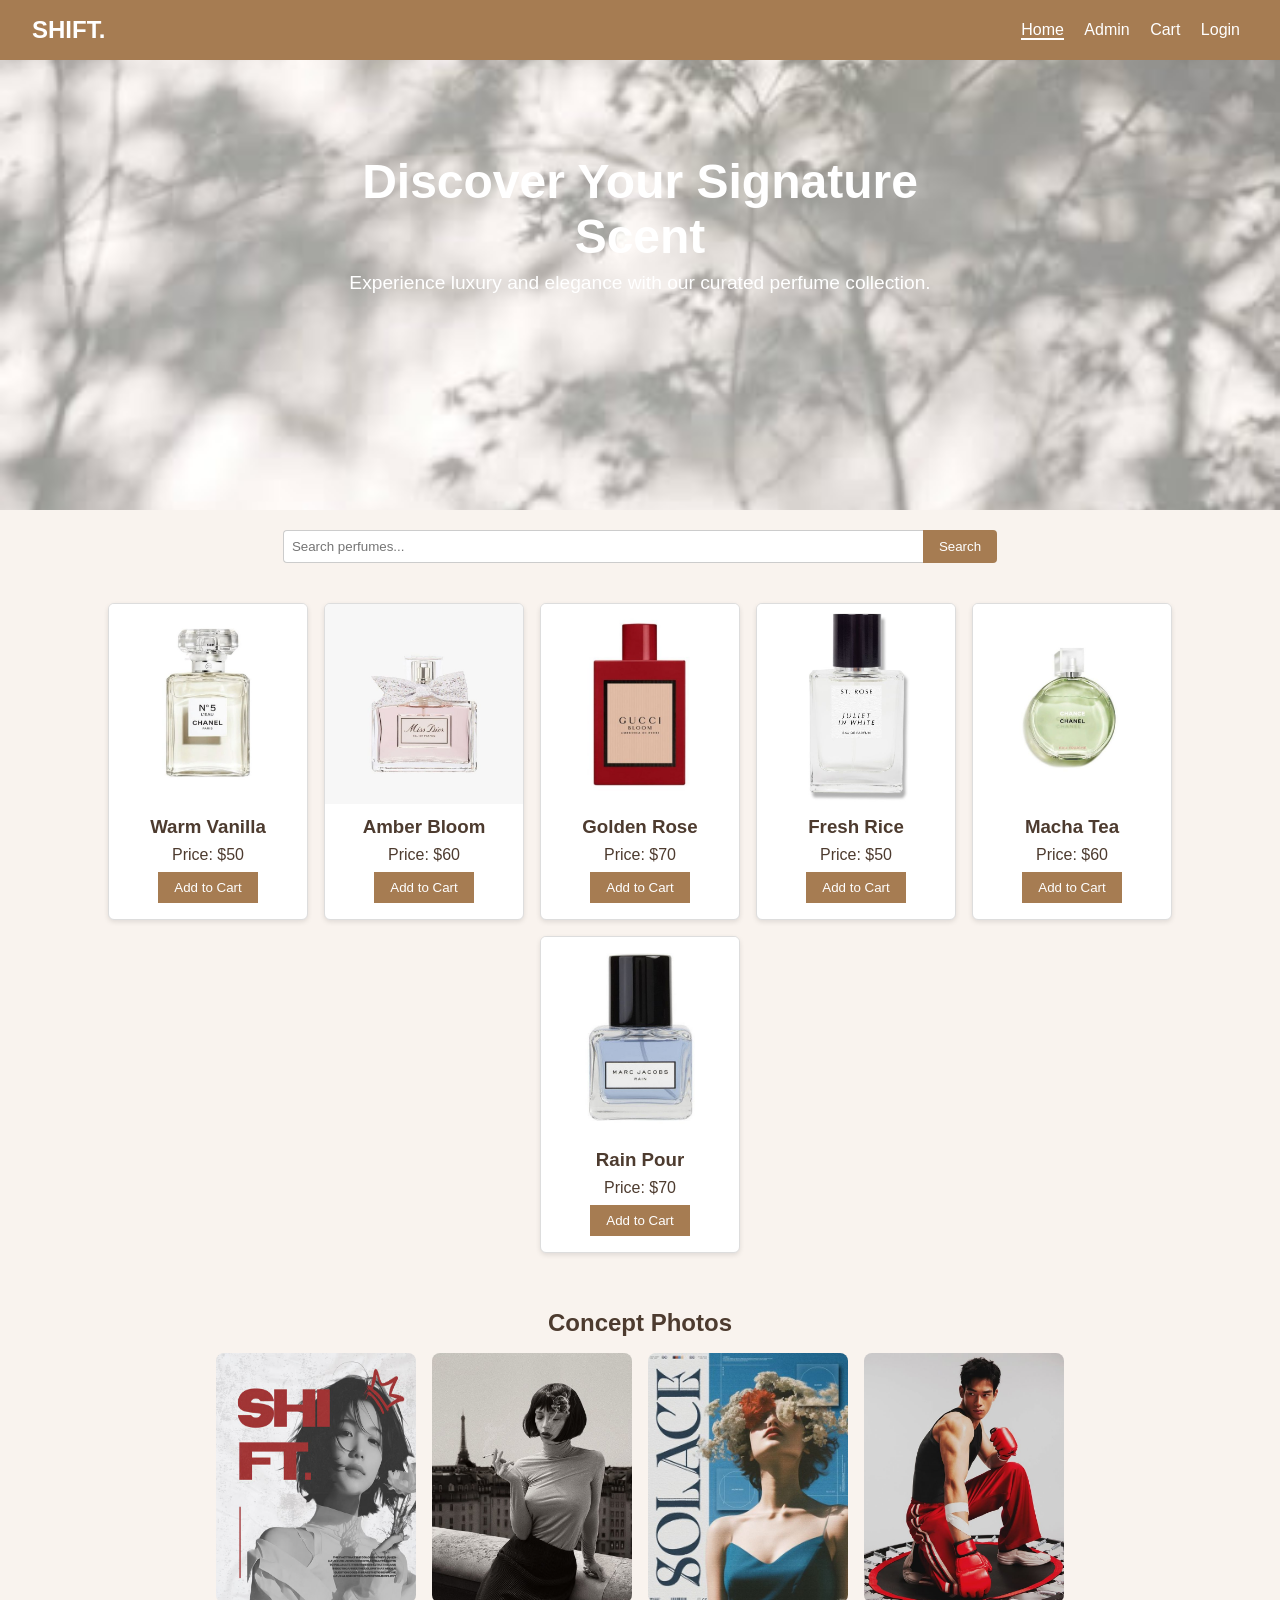
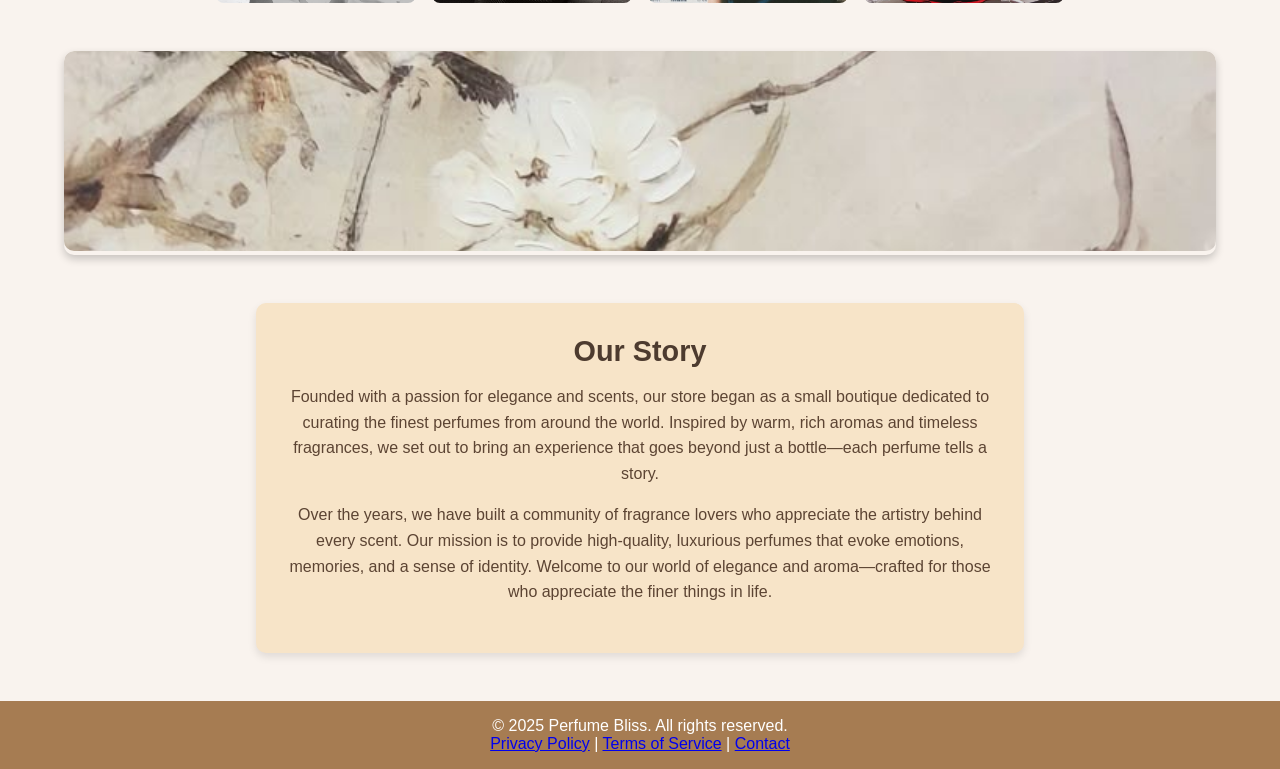
<file: index.html>
<!DOCTYPE html>
<html lang="en">
<head>
  <meta charset="UTF-8" />
  <meta name="viewport" content="width=device-width, initial-scale=1.0"/>
  <title>Perfume Bliss - Home</title>
  <link rel="stylesheet" href="style.css" />
</head>
<body>
  
  <header class="main-header">
    <div class="logo" style="font-weight: bolder;">SHIFT.</div>
    <nav>
      <a href="index.html" class="active">Home</a>
      <a href="admin.html">Admin</a>
      <a href="cart.html">Cart</a>
      <span id="loginLink">
        
        <a href="login.html" id="loginBtn">Login</a>
      </span>
    </nav>
  </header>

  
  <section class="hero">
    <img src="images/hero.jpg" alt="Hero Image" class="hero-image" />
    <div class="hero-content">
      <h1>Discover Your Signature Scent</h1>
      <p>Experience luxury and elegance with our curated perfume collection.</p>
    </div>
  </section>

 
  <section class="search-bar">
    <input type="text" id="searchInput" placeholder="Search perfumes..." />
    <button id="searchBtn">Search</button>
  </section>


  <section class="products" id="productList">
    
  </section>

  <section class="extra-image-gallery">
    <h2>Concept Photos</h2>
    <div class="gallery">
      <img src="images/extra1.jpg" alt="Concept Photo 1" />
      <img src="images/extra2.jpg" alt="Concept Photo 2" />
      <img src="images/extra3.jpg" alt="Concept Photo 3" />
      <img src="images/extra4.jpg" alt="Concept Photo 4" />
    </div>
  </section>


<section class="slideshow">
    <div class="slideshow-container">
      <div class="slide fade">
        <img src="images/slide1.jpg" alt="Slide 1">
      </div>
      <div class="slide fade">
        <img src="images/slide2.jpg" alt="Slide 2">
      </div>
      <div class="slide fade">
        <img src="images/slide3.jpg" alt="Slide 3">
      </div>
      <div class="slide fade">
        <img src="images/slide4.jpg" alt="Slide 4">
      </div>
    </div>
  </section>
  
  
  <section class="our-story">
    <h2>Our Story</h2>
    <p>
      Founded with a passion for elegance and scents, our store began as a small boutique dedicated to curating the finest perfumes from around the world. 
      Inspired by warm, rich aromas and timeless fragrances, we set out to bring an experience that goes beyond just a bottle—each perfume tells a story.
    </p>
    <p>
      Over the years, we have built a community of fragrance lovers who appreciate the artistry behind every scent. 
      Our mission is to provide high-quality, luxurious perfumes that evoke emotions, memories, and a sense of identity. 
      Welcome to our world of elegance and aroma—crafted for those who appreciate the finer things in life.
    </p>
  </section>
  

 
  <footer class="main-footer">
    <div class="footer-content">
      <p>&copy; 2025 Perfume Bliss. All rights reserved.</p>
      <div class="footer-links">
        <a href="#">Privacy Policy</a> | 
        <a href="#">Terms of Service</a> | 
        <a href="#">Contact</a>
      </div>
    </div>
  </footer>

 
  <script src="script.js"></script>
</body>
</html>
</file>
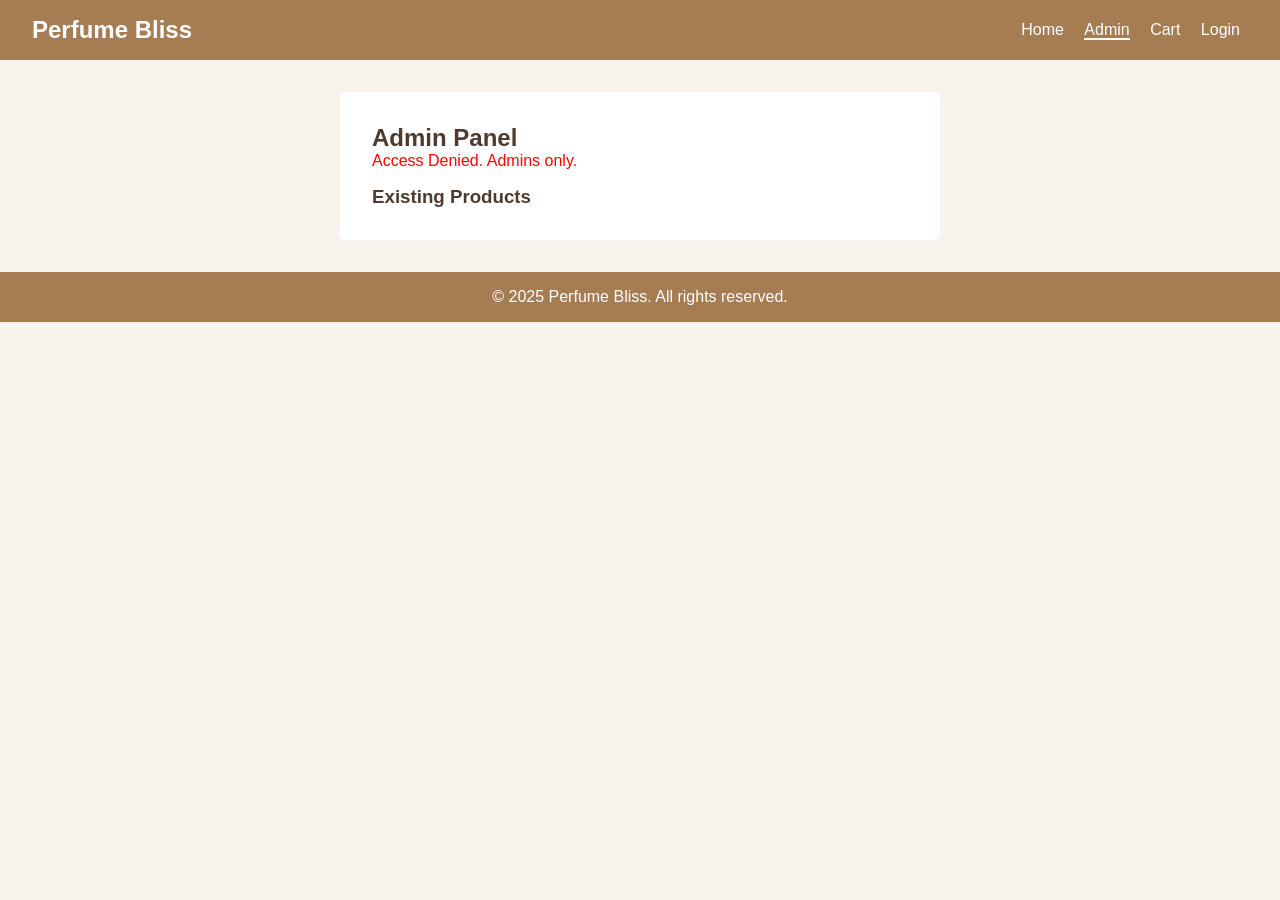
<file: admin.html>
<!DOCTYPE html>
<html lang="en">
<head>
  <meta charset="UTF-8" />
  <meta name="viewport" content="width=device-width, initial-scale=1.0"/>
  <title>Perfume Bliss - Admin</title>
  <link rel="stylesheet" href="style.css" />
</head>
<body>
  <header class="main-header">
    <div class="logo">Perfume Bliss</div>
    <nav>
      <a href="index.html">Home</a>
      <a href="admin.html" class="active">Admin</a>
      <a href="cart.html">Cart</a>
      <span id="loginLink">
        <a href="login.html" id="loginBtn">Login</a>
      </span>
    </nav>
  </header>

  <section class="admin-section">
    <h2>Admin Panel</h2>
    <div id="adminMessage"></div>

    <form id="addProductForm">
      <h3>Add New Perfume</h3>
      <label for="productName">Product Name</label>
      <input type="text" id="productName" required />

      <label for="productPrice">Price</label>
      <input type="number" id="productPrice" required />

      <label for="productImage">Image URL</label>
      <input type="text" id="productImage" placeholder="images/productX.jpg" required />

      <button type="submit">Add Product</button>
    </form>

    <h3>Existing Products</h3>
    <div id="adminProductList">
      
    </div>
  </section>

  <footer class="main-footer">
    <p>&copy; 2025 Perfume Bliss. All rights reserved.</p>
  </footer>

  <script src="script.js"></script>
</body>
</html>
</file>
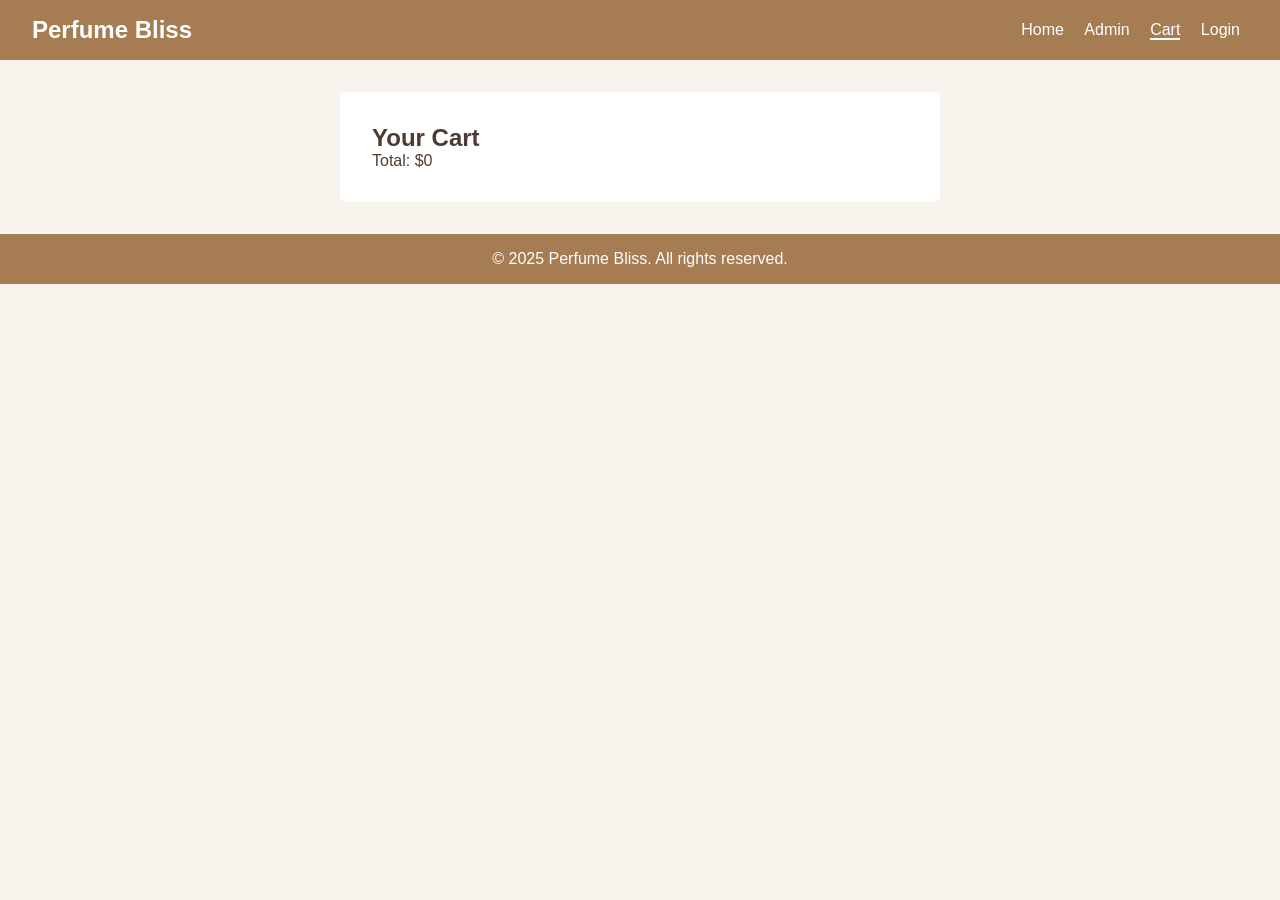
<file: cart.html>
<!DOCTYPE html>
<html lang="en">
<head>
  <meta charset="UTF-8" />
  <meta name="viewport" content="width=device-width, initial-scale=1.0"/>
  <title>Perfume Bliss - Cart</title>
  <link rel="stylesheet" href="style.css" />
</head>
<body>
  <header class="main-header">
    <div class="logo">Perfume Bliss</div>
    <nav>
      <a href="index.html">Home</a>
      <a href="admin.html">Admin</a>
      <a href="cart.html" class="active">Cart</a>
      <span id="loginLink">
        <a href="login.html" id="loginBtn">Login</a>
      </span>
    </nav>
  </header>

  <section class="cart-section">
    <h2>Your Cart</h2>
    <div id="cartItems">
     
    </div>
    <div id="cartTotal"></div>
  </section>

  <footer class="main-footer">
    <p>&copy; 2025 Perfume Bliss. All rights reserved.</p>
  </footer>

  <script src="script.js"></script>
</body>
</html>
</file>
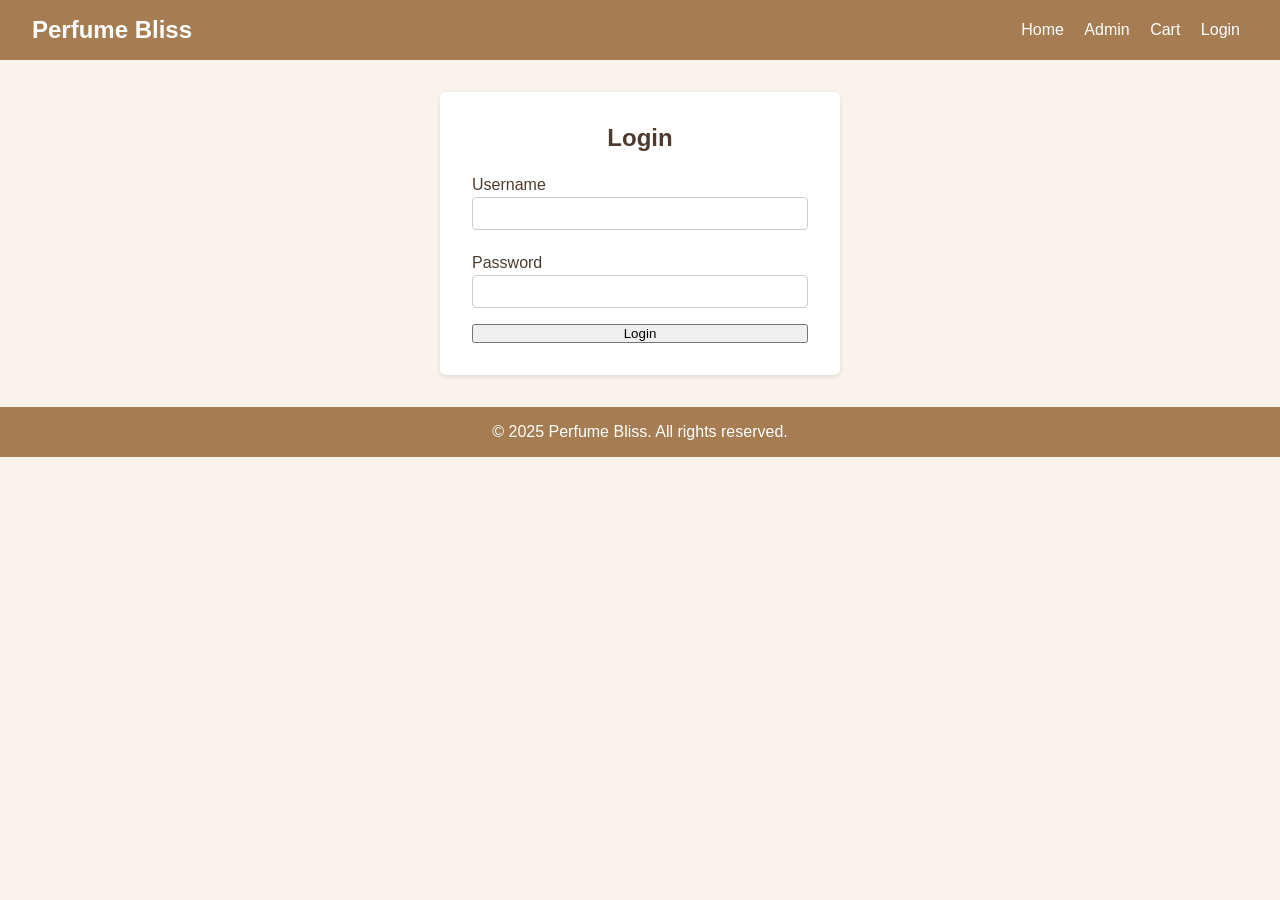
<file: login.html>
<!DOCTYPE html>
<html lang="en">
<head>
  <meta charset="UTF-8" />
  <meta name="viewport" content="width=device-width, initial-scale=1.0"/>
  <title>Perfume Bliss - Login</title>
  <link rel="stylesheet" href="style.css" />
</head>
<body>
  <header class="main-header">
    <div class="logo">Perfume Bliss</div>
    <nav>
      <a href="index.html">Home</a>
      <a href="admin.html">Admin</a>
      <a href="cart.html">Cart</a>
      <span id="loginLink">
        <a href="login.html" id="loginBtn">Login</a>
      </span>
    </nav>
  </header>

  <section class="login-section" >
    <h2>Login</h2>
    <form id="loginForm">
      <label for="username">Username</label>
      <input type="text" id="username" required />

      <label for="password">Password</label>
      <input type="password" id="password" required />

      <button type="submit">Login</button>
    </form>
  
  </section>

  <footer class="main-footer">
    <p>&copy; 2025 Perfume Bliss. All rights reserved.</p>
  </footer>

  <script src="script.js"></script>
</body>
</html>
</file>
<file: style.css>
* {
    margin: 0;
    padding: 0;
    box-sizing: border-box;
    font-family: "Helvetica", Arial, sans-serif;
  }
  
  body {
    background-color: #f9f3ee; 
    color: #4d3b2f; 
  }
  
  
  .main-header {
    display: flex;
    justify-content: space-between;
    align-items: center;
    background-color: #a67c52;
    padding: 1rem 2rem;
  }
  
  .logo {
    font-size: 1.5rem;
    color: #fff;
    font-weight: bold;
  }
  
  nav a {
    margin: 0 0.5rem;
    color: #fff;
    text-decoration: none;
  }
  
  nav a.active {
    border-bottom: 2px solid #fff;
  }
  
 
  .hero {
    position: relative;
    text-align: center;
    color: #fff;
  }
  
  .hero-image {
    width: 100%;
    height: 50vh;
    object-fit: cover;
  }
  
  .hero-content {
    position: absolute;
    top: 30%;
    left: 50%;
    transform: translate(-50%, -30%);
    text-align: center;
  }
  
  .hero-content h1 {
    font-size: 3rem;
    margin-bottom: 0.5rem;
  }
  
  .hero-content p {
    font-size: 1.2rem;
    
  }
  
  
  .search-bar {
    display: flex;
    justify-content: center;
    margin: 1rem 0;
  }
  
  #searchInput {
    width: 50%;
    padding: 0.5rem;
    border: 1px solid #ccc;
    border-right: none;
    border-radius: 4px 0 0 4px;
  }
  
  #searchBtn {
    padding: 0.5rem 1rem;
    border: none;
    background-color: #a67c52;
    color: #fff;
    border-radius: 0 4px 4px 0;
    cursor: pointer;
  }
  
  .products {
    display: flex;
    flex-wrap: wrap;
    justify-content: center;
    padding: 1rem;
  }
  
  .product-card {
    background-color: #fff;
    border: 1px solid #ddd;
    margin: 0.5rem;
    width: 200px;
    text-align: center;
    border-radius: 6px;
    overflow: hidden;
    box-shadow: 0 2px 5px rgba(0,0,0,0.1);
  }
  
  .product-card img {
    width: 100%;
    height: 200px;
    object-fit: cover;
  }
  
  .product-card h3 {
    margin: 0.5rem 0;
  }
  
  .product-card p {
    margin: 0.5rem 0;
  }
  
  .product-card button {
    background-color: #a67c52;
    color: #fff;
    border: none;
    padding: 0.5rem 1rem;
    margin-bottom: 1rem;
    cursor: pointer;
  }
  

  .main-footer {
    background-color: #a67c52;
    color: #fff;
    padding: 1rem;
    text-align: center;
  }

  .login-section {
    max-width: 400px;
    margin: 2rem auto;
    padding: 2rem;
    background-color: #fff;
    border-radius: 6px;
    box-shadow: 0 2px 5px rgba(0,0,0,0.1);
  }
  
  .login-section h2 {
    margin-bottom: 1rem;
    text-align: center;
  }
  
  .login-section form {
    display: flex;
    flex-direction: column;
  }
  
  .login-section label {
    margin: 0.5rem 0 0.2rem;
  }
  
  .login-section input {
    padding: 0.5rem;
    margin-bottom: 1rem;
    border: 1px solid #ccc;
    border-radius: 4px;
  }
  
  
  .admin-section {
    max-width: 600px;
    margin: 2rem auto;
    background-color: #fff;
    padding: 2rem;
    border-radius: 6px;
  }
  
  #adminMessage {
    margin-bottom: 1rem;
    color: red;
  }
  
 
  .cart-section {
    max-width: 600px;
    margin: 2rem auto;
    background-color: #fff;
    padding: 2rem;
    border-radius: 6px;
  }
  
  .cart-item {
    display: flex;
    justify-content: space-between;
    margin-bottom: 1rem;
  }
  
  .cart-item span {
    margin: 0 1rem;
  }




  .extra-image-gallery {
    text-align: center;
    margin: 2rem 0;
  }
  
  .extra-image-gallery h2 {
    font-size: 1.5rem;
    margin-bottom: 1rem;
    color: #4d3b2f;
  }
  
  .extra-image-gallery .gallery {
    display: flex;
    flex-wrap: wrap;
    justify-content: center;
    gap: 1rem;
  }
  
  .extra-image-gallery .gallery img {
    width: 22%;
    max-width: 200px;
    border-radius: 8px;
  }
  



 
.slideshow {
    text-align: center;
    margin: 3rem 0;
  }
  
  .slideshow h2 {
    font-size: 1.5rem;
    margin-bottom: 1rem;
    color: #4d3b2f;
  }
  
  
  .slideshow-container {
    position: relative;
    width: 90%;  
    max-width: 1200px;  
    margin: auto;
    overflow: hidden;
    border-radius: 10px;
    box-shadow: 0 4px 8px rgba(0, 0, 0, 0.2);
  }
  
  .slide {
    display: none;
  }
  
  .slide img {
    width: 100%;
    height: 200px;  
    object-fit: cover;  
    border-radius: 10px;
  }
  
  .fade {
    animation: fadeEffect 2s ease-in-out;
  }
  
  @keyframes fadeEffect {
    from { opacity: 0.4; }
    to { opacity: 1; }
  }
  

  
.our-story {
    text-align: center;
    margin: 3rem auto;
    width: 60%;
    max-width: 800px;
    background: #f7e4c8;
    padding: 2rem;
    border-radius: 10px;
    box-shadow: 0 4px 8px rgba(0, 0, 0, 0.1);
  }
  
  .our-story h2 {
    font-size: 1.8rem;
    margin-bottom: 1rem;
    color: #4d3b2f;
  }
  
  .our-story p {
    font-size: 1rem;
    line-height: 1.6;
    color: #5c4433;
    margin-bottom: 1rem;
  }
</file>
